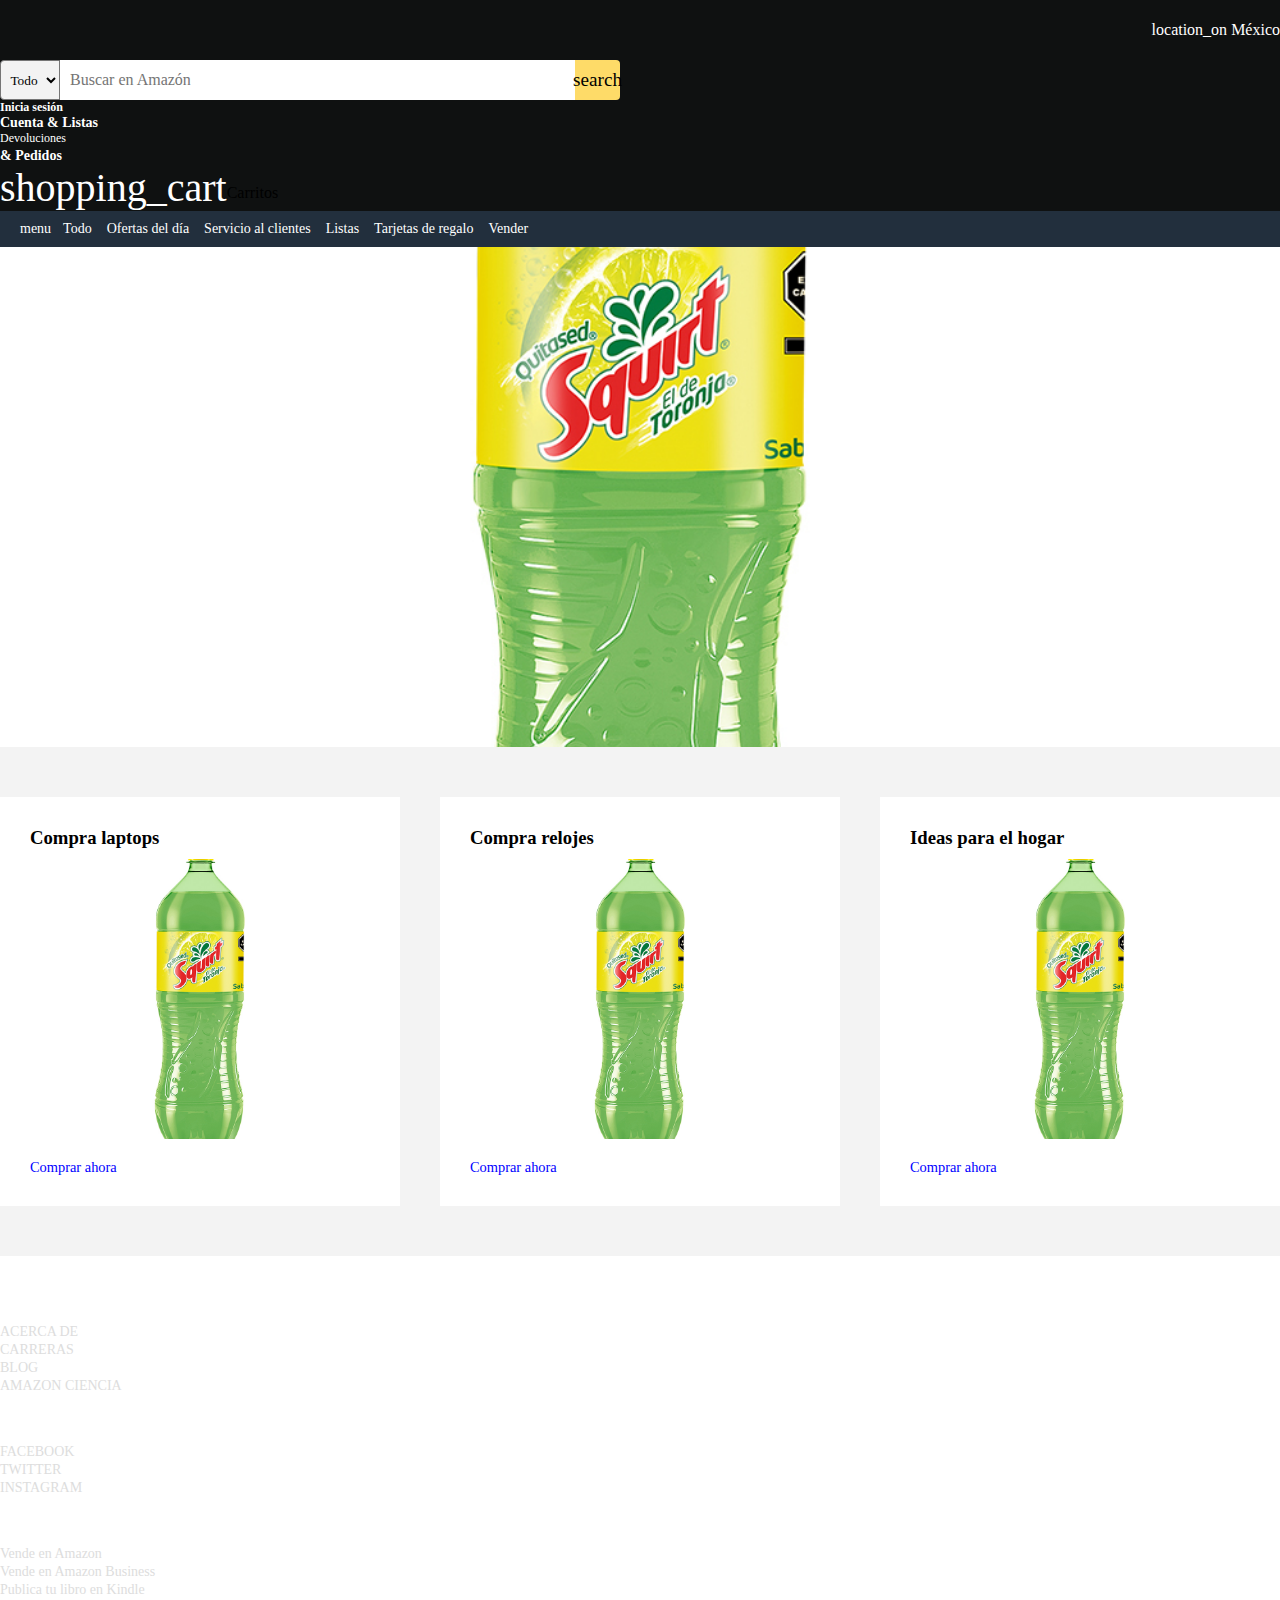
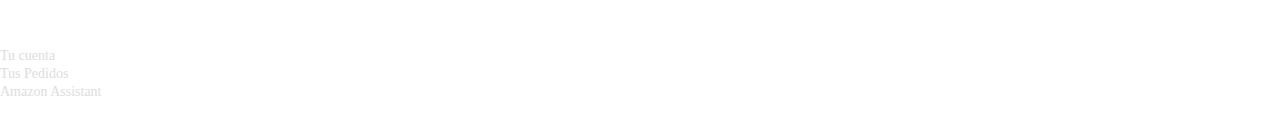
<file: amazon/index.html>
<!DOCTYPE html>
<html lang="es">
    <head>
        <meta charset="UTF-8">
        <meta name="viewport" content="width-device-width, initial-sacle=1.0">
        <title>CLONE AMAZON</title>
        <link rel="stylesheet" href="style.css">
    </head>

    <body>
        <header>
            <div class="navbar">
                <div class="nav-logo">
                    <a href="index.html"<img src="img/logo.jpg" alt="logo"></a>
                </div>
                <div class="map-icon">
                    <span class="material-symbols-outlined">location_on</span>
                    <a href="#" class="location">México</a>
                </div>
            </div>

            <div class="nav-search">
                <select class="select-search">
                    <option>Todo</option>
                    <option> All categories</option>
                    <option>Amazon devices</option>
                </select>
                <input type="text" placeholder="Buscar en Amazón" class="search-input">
                <div class="search-icon">
                    <span class="material-symbols-outlined">search</span>
                </div>
            </div>

            <div class="sign-in">
                <a href="#">
                    <p>Inicia sesión</p>
                    <span>Cuenta &amp; Listas</span>
                </a>
            </div>

            <div class="returns">
                <a href="#">
                    <p> Devoluciones</p>
                    <span>&amp; Pedidos </span>
                </a>
            </div>

            <div class="cart">
                <a href="#">
                    <span class="material-symbols-outlined cart-icon">
                        shopping_cart
                    </span>
                </a>
                <p>Carritos</p>
            </div>

            <div class="banner">
                <div class="banner-content">
                    <div class="pannel">
                        <span class="material-symbols-outlined">menu</span>
                        <a href="#">Todo</a>
                    </div>

                    <ul class="links">
                        <li><a href="#">Ofertas del día</a></li>
                        <li><a href="#">Servicio al clientes</a></li>
                        <li><a href="#">Listas</a></li>
                        <li><a href="#">Tarjetas de regalo</a></li>
                        <li><a href="#">Vender</a></li>
                    </ul>
                </div>
            </div>
        </header>


        <section class="hero-section"></section>
        <section class="shop-section">
            <div class="shop-images">
                <div class="shop-link">
                    <h3>Compra laptops</h3>
                    <img src="img/logo.jpg" alt="card">
                    <a href="#">Comprar ahora</a>
                </div>
                <div class="shop-link">
                    <h3>Compra relojes</h3>
                    <img src="img/logo.jpg" alt="card">
                    <a href="#">Comprar ahora</a>
                </div>
                <div class="shop-link">
                    <h3>Ideas para el hogar</h3>
                    <img src="img/logo.jpg" alt="card">
                    <a href="#">Comprar ahora</a>
                </div>
            </div>
        </section>

        <footer>
            <a href="#" class="footer-title">
                Back to top
            </a>
            <div class="footer-items">
                <ul>
                    <h3>Conocenos</h3>
                    <li><a href="#">ACERCA DE</a></li>
                    <li><a href="#">CARRERAS</a></li>
                    <li><a href="#">BLOG</a></li>
                    <li><a href="#">AMAZON CIENCIA</a></li>
                </ul>
                <ul>
                    <h3>Conecta con nosotros</h3>
                    <li><a href="#">FACEBOOK</a></li>
                    <li><a href="#">TWITTER</a></li>
                    <li><a href="#">INSTAGRAM</a></li>
                </ul>
                <ul>
                    <h3>Gana dinero con nosotros</h3>
                    <li><a href="#">Vende en Amazon</a></li>
                    <li><a href="#">Vende en Amazon Business</a></li>
                    <li><a href="#">Publica tu libro en Kindle</a></li>
                </ul>
                <ul>
                    <h3>Podemos ayudarte</h3>
                    <li><a href="#">Tu cuenta</a></li>
                    <li><a href="#">Tus Pedidos</a></li>
                    <li><a href="#">Amazon Assistant</a></li>
                </ul>
            </div>
        </footer>

    </body>

</html>
</file>
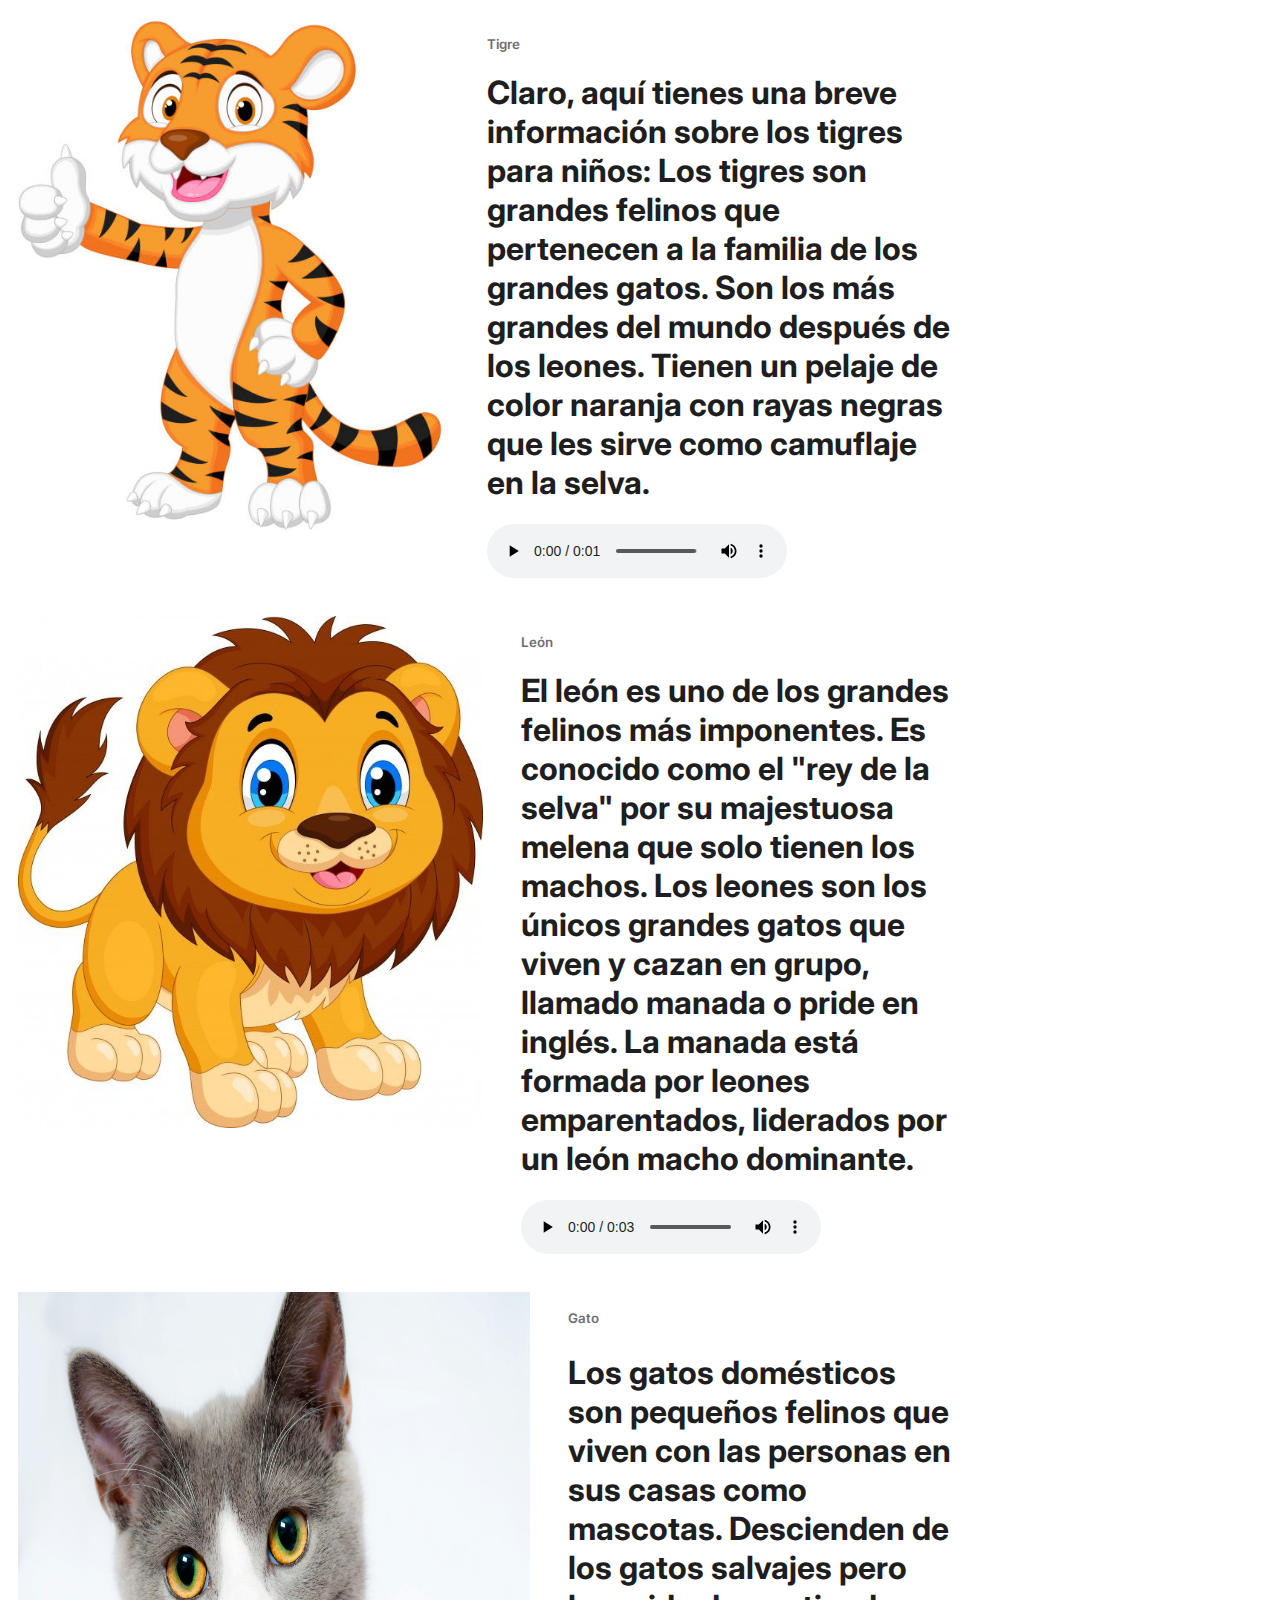
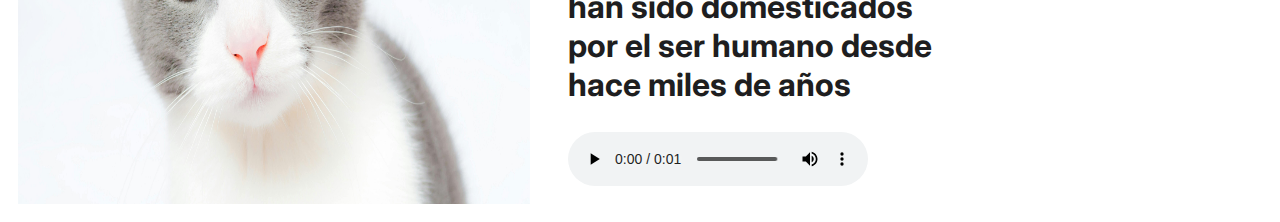
<file: Animals/index.html>
<!DOCTYPE html>
<html>
    <head>
        <title>Animals</title>
        <meta charset="UTF-8">
        <meta name="viewport" content="width=device-width, initial-scale=1.0">
        <link rel="stylesheet" href="style.css">
    </head>
    <body>
        <div class="card hero">
            <img src="./img/tiger.jpg" width="512" height="512">
            <div class="content">
                <small>Tigre</small>
                <h1>
                    Claro, aquí tienes una breve información sobre los tigres para niños:
                    Los tigres son grandes felinos que pertenecen a la familia de los grandes gatos. Son los más grandes del mundo después de los leones. Tienen un pelaje de color naranja con rayas negras que les sirve como camuflaje en la selva.
                </h1>
                <audio controls>
                    <source src="./audio/tiger.mp3" type="audio/mpeg">
                </audio>
            </div>
        </div>
        <div class="card hero">
            <img src="./img/lion.jpg" width="512" height="512">
            <div class="content">
                <small>León</small>
                <h1>
                    El león es uno de los grandes felinos más imponentes. Es conocido como el "rey de la selva" por su majestuosa melena que solo tienen los machos.
                    Los leones son los únicos grandes gatos que viven y cazan en grupo, llamado manada o pride en inglés. La manada está formada por leones emparentados, liderados por un león macho dominante.
                </h1>
                <audio controls>
                    <source src="./audio/lion.mp3" type="audio/mpeg">
                </audio>
            </div>
        </div>
        <div class="card hero">
            <img src="./img/cat.jpg" width="512" height="512">
            <div class="content">
                <small>Gato</small>
                <h1>
                    Los gatos domésticos son pequeños felinos que viven con las personas en sus casas como mascotas. Descienden de los gatos salvajes pero han sido domesticados por el ser humano desde hace miles de años
                </h1>
                <audio controls>
                    <source src="./audio/cat.mp3" type="audio/mpeg">
                </audio>
            </div>
        </div>
    </body>
</html>
</file>
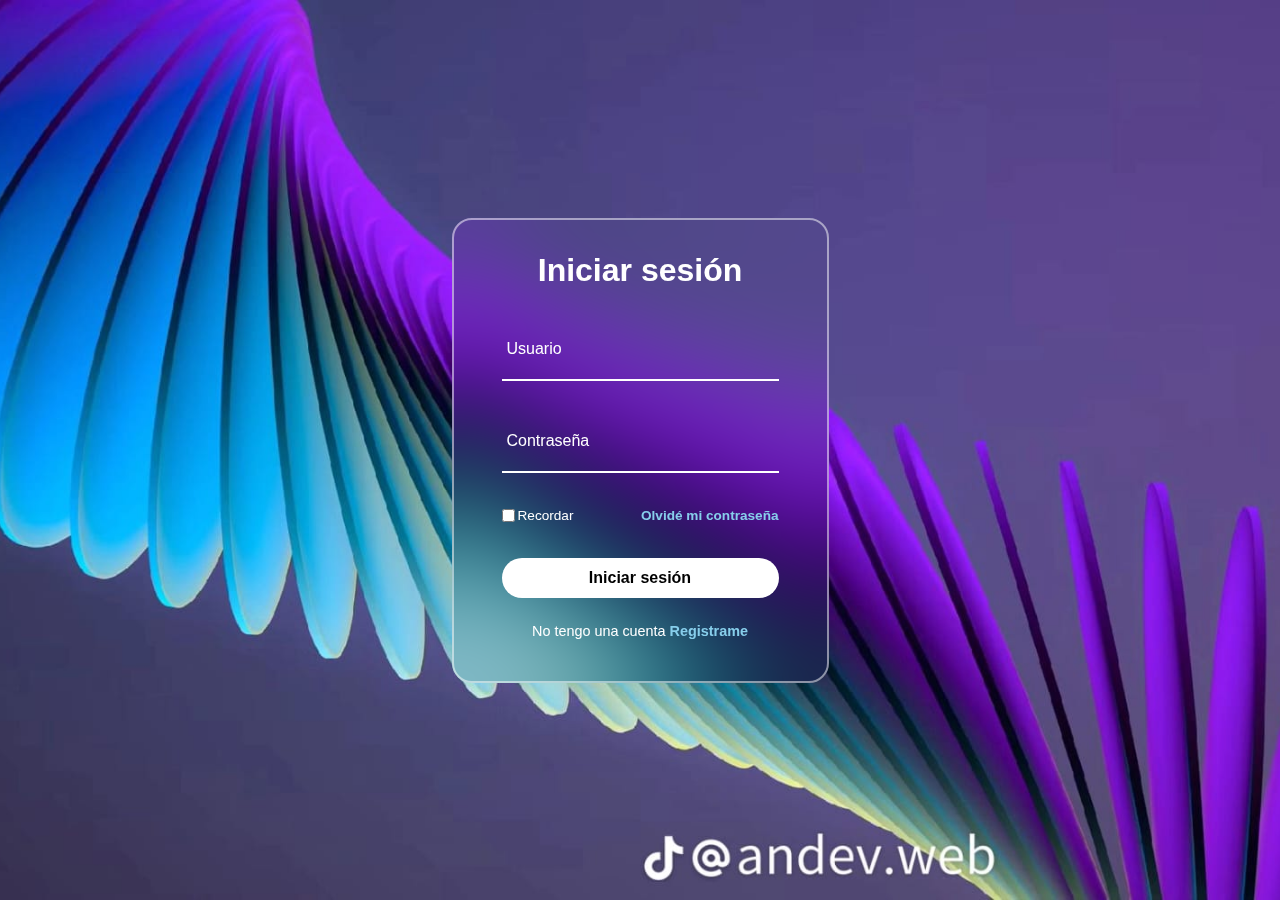
<file: inicioDeSesion/index.html>
<!DOCTYPE html>
<html>
    <head>
        <title>Inicio de sesión</title>
        <meta charset="UTF-8">
        <meta name="viewport" content="width=device-width, initial-scale=1.0">
        <link rel="stylesheet" href="styles.css">
    </head>
    <body>
        <section>
            <form>
                <h1>Iniciar sesión</h1>
                <div class="inputbox">
                    <ion-icon name="mail-outline"></ion-icon>
                    <input type="email" required>
                    <label for="">Usuario</label>
                </div>
                <div class="inputbox">
                    <ion-icon name="lock-closed-outline"></ion-icon>
                    <input type="password" required>
                    <label for="">Contraseña</label>
                </div>
                <div class="forget">
                    <label for="">
                        <input type="checkbox">Recordar
                    </label>
                    <a href="#">Olvidé mi contraseña</a>
                </div>
                <button>Iniciar sesión</button>
                <div class="register">
                    <p>No tengo una cuenta <a href="#">Registrame</a></p>
                </div>
            </form>
        </section>
    </body>
</html>
</file>
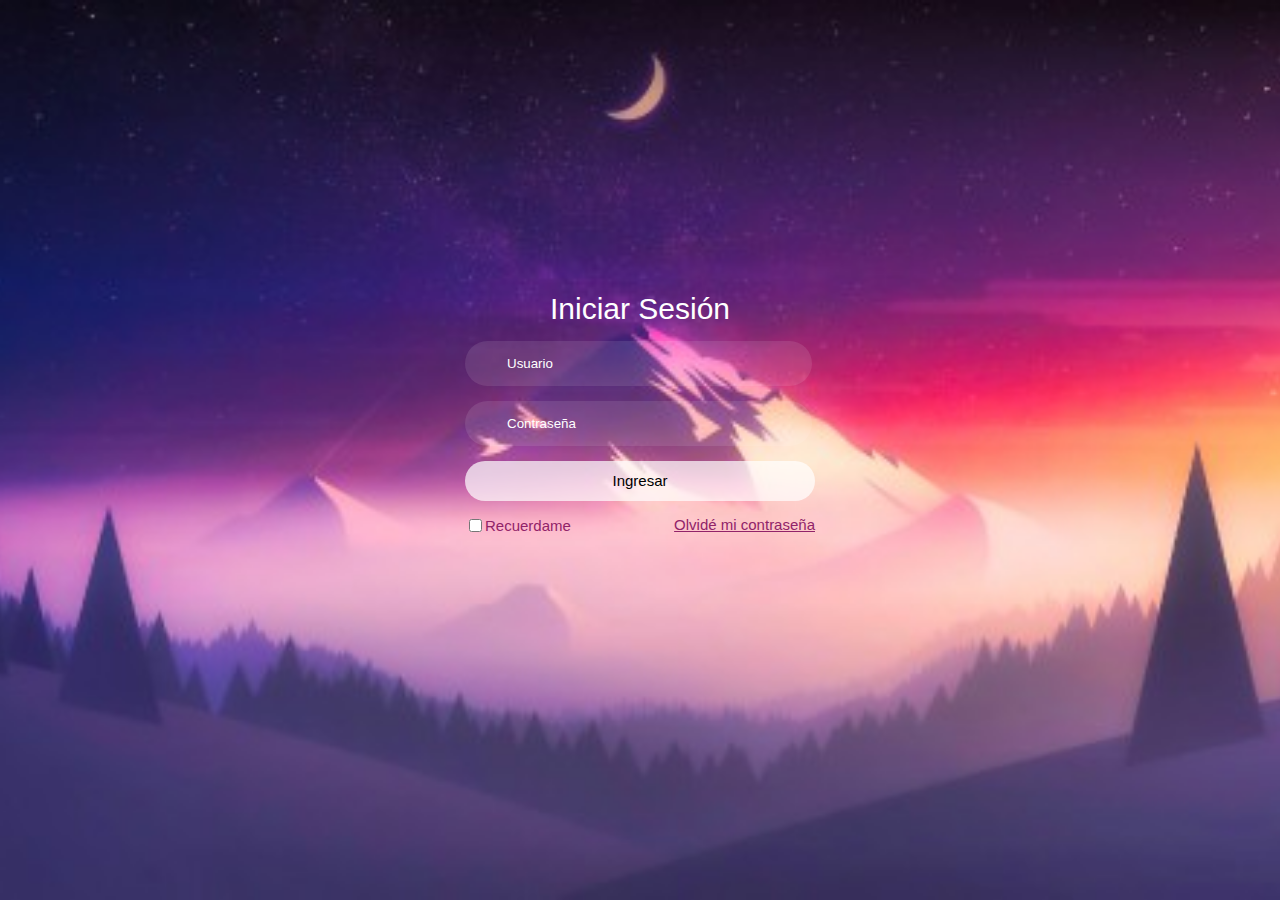
<file: inicioDeSesion2/index.html>
<!DOCTYPE html>
<html>
    <head>
        <title>Inicio de sesión</title>
        <meta charset="UTF-8">
        <meta name="viewport" content="width=device-width, initial-scale=1.0">
        <link rel="stylesheet" href="styles.css">
    </head>
    <body>
        <div class="box">
            <div class="container">
                <div class="top-header">
                    <header> Iniciar Sesión</header>
                </div>
                <div class="input-field">
                    <input type="text" class="input" placeholder="Usuario" required>
                    <i class="bx bx-user"></i>
                </div>
                <div class="input-field">
                    <input type="password" class="input" placeholder="Contraseña" required>
                    <i class="bx bx-lock-alt"></i>
                </div>
                <div class="input-field">
                    <input type="submit" class="submit" value="Ingresar">
                </div>
                <div class="bottom">
                    <div class="left">
                        <input type="checkbox" id="check">
                        <label for="check">Recuerdame</label>
                    </div>
                    <div class="right">
                        <label>
                            <a href="#">Olvidé mi contraseña</a>
                        </label>
                    </div>
                </div>
            </div>
        </div>
    </body>
</html>
</file>
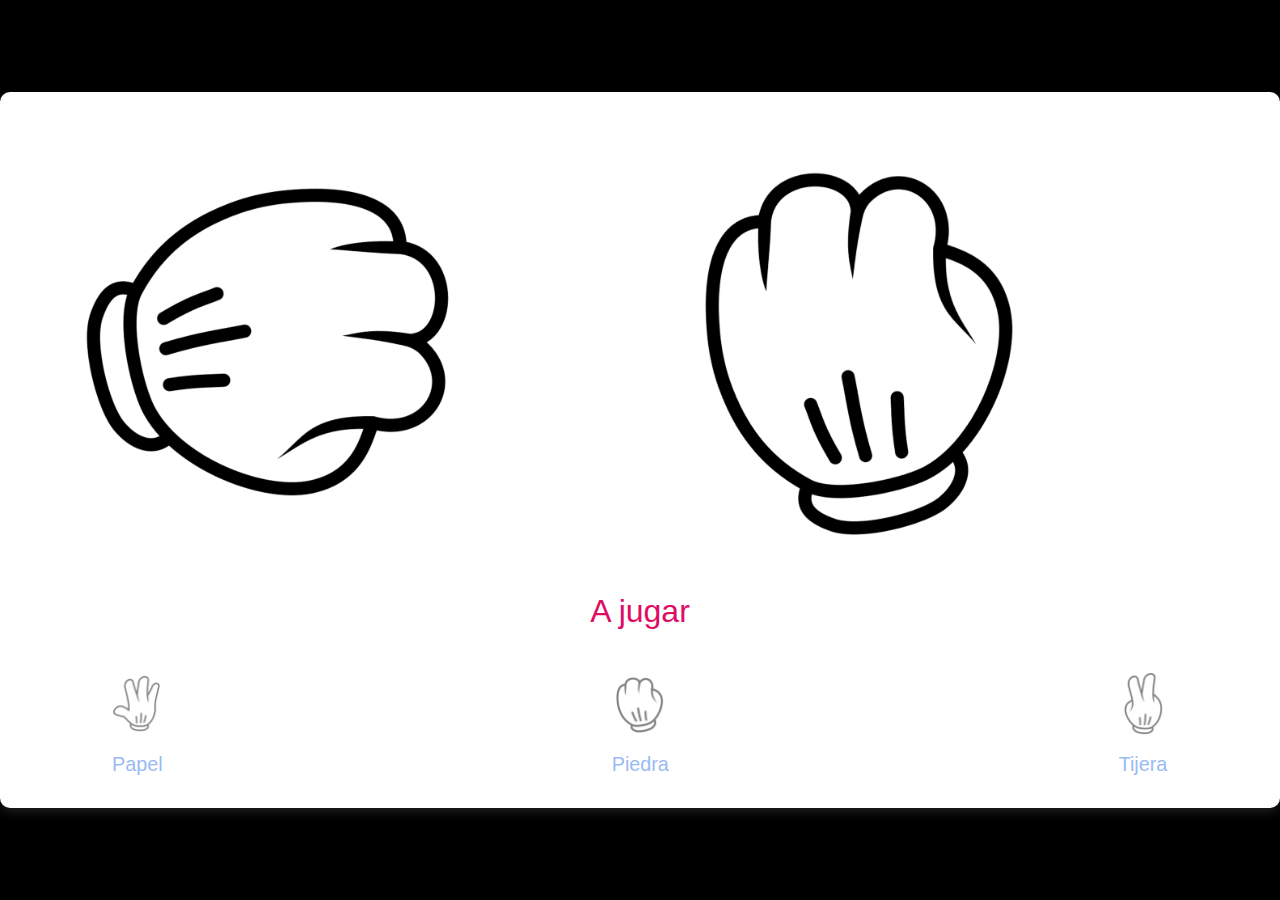
<file: PPT/index.html>
<!DOCTYPE html>
<html lang="en">
<head>
    <meta charset="UTF-8">
    <meta name="viewport" content="width=device-width, initial-scale=1.0">
    <title>Piedra Papel o Tijera</title>
    <link rel="stylesheet" href="style.css">
</head>
<body>
    <section class="container">
        <div class="result-field">
            <div class="result-images">
                <span class="user-result">
                    <img src="images/Piedra.png" alt="Imagen Piedra">
                </span>
                <span class="cpu-result">
                    <img src="images/Piedra.png" alt="Imagen Piedra">
                </span>
            </div>
            <div class="result">
                A jugar
            </div>
        </div>

        <div class="option-images">
            <span class="option-image">
                <img src="images/Papel.png" alt="Imagen Papel">
                <p>Papel</p>
            </span>
            <span class="option-image">
                <img src="images/Piedra.png" alt="Imagen Piedra">
                <p>Piedra</p>
            </span>
            <span class="option-image">
                <img src="images/Tijera.png" alt="Imagen Tijera">
                <p>Tijera</p>
            </span>
        </div>
    </section>
    <script src="main.js"></script>
</body>
</html>
</file>
<file: amazon/style.css>
* {
    margin: 0;
    padding: 0;
    box-sizing: border-box;
    font-family: "Open Sans, sans-serif";
}

html {
    scroll-behavior: smooth;
}

a {
    text-decoration: none;
    color: #fff;
}

a:hover {
    color:#ddd;
}

header {
    width: 100%;
    background-color: #0f1111;
}

.navbar {
    height: 60px;
    display: flex;
    align-items: center;
    justify-content: space-between;
    cursor: pointer;
    color: #fff;
    max-width: 1280px;
    margin: 0 auto;
}

.nav-logo img {
    margin-top: 10px;
    width: 128px;
}

.address .deliver {
    margin-left: 20px;
    font-size: 0.75rem;
    color: #ccc;
}

.address .map-icon {
    display: flex;
    align-items: center;
}

.nav-search {
    display: flex;
    justify-content: space-evenly;
    max-width: 620px;
    width: 100%;
    height: 40px;
    border-radius: 4px;
}

.select-search {
    background: #f3f3f3;
    width: 60px;
    text-align: center;
    border-top-left-radius: 4px;
    border-bottom-left-radius: 4px;
    border: none66;
}

.search-input {
    max-width: 600px;
    width: 100%;
    font-size: 1rem;
    border: none;
    outline: none;
    padding-left: 10px;
}

.search-icon{
    max-width: 45px;
    width: 100%;
    display: flex;
    justify-content: center;
    align-items: center;
    font-size: 1.2rem;
    background-color: #fedb68;
    color: #000;
    cursor: pointer;
    border-top-right-radius: 4px;
    border-bottom-right-radius: 4px;
}

.sign-in p, 
.returns p {
    font-size: 0.75rem;
}

.sign-in,
.returns span {
    font-size: 0.875rem;
    font-weight: 600;
}

.cart {
    display: flex;
}

.cart .cart-icon {
    font-size: 2.5rem;
}

.cart p {
    margin-top: 20px;
    font-weight: 500;
}

.banner {
    padding: 10px 20px;
    background: #222f3d;
    color: #fff;
    font-size: 0.875rem;
}

.banner-content {
    margin: 0 auto;
    max-width: 1280px;
    display: flex;
    align-items: center;
    justify-content: space-between;
}

.pannel {
    max-width: 1280px;
    display: flex;
    align-items: center;
    gap: 5px;
    cursor: pointer;
}

.pannel span {
    margin-right: 7px;
}

.links {
    display: flex;
    align-items: center;
    list-style: none;
    gap: 15px;
    flex-grow: 1;
    margin-left: 15px;
}

.links a {
    padding: 10px 0;
}

.deals a {
    font-size: 0.9rem;
    font-weight: 500;
    white-space: nowrap;
}

.hero-section {
    height: 500px;
    background-image: url(img/logo.jpg); /* Falta agregar img*/
    background-position: center;
    background-size: cover;
}

.shop-section {
    display: flex;
    align-items: center;
    flex-direction: column;
    background-color: #f3f3f3;
    padding: 50px 0;
}

.shop-images {
    display: grid;
    grid-template-columns: repeat(auto-fit, minmax(250px, 1fr));
    gap: 40px;
    max-width: 1280px;
    width: 100%;
}

.shop-link {
    background-color: #fff;
    padding: 30px;
    display: flex;
    cursor: pointer;
    flex-direction: column;
    white-space: nowrap;
}

.shop-link img {
    width: 100%;
    height: 280px;
    object-fit: cover;
    margin-bottom: 10px;
}

.shop-link h3 {
    margin-bottom: 10px;   
}

.shop-link a {
    display: inline-block;
    margin-top: 10px;
    font-size: 0.9rem;
    color: blue;
    font-weight: 500;
    transition: color 0.8s ease;
}

.shop-link:hover a {
    color: #c7511f;
    text-decoration: underline;
}

.footer-tittle {
    display: flex;
    align-items: center;
    justify-content: center;
    background-color: #37475a;
    color: #fff;
    font-size: 0.875rem;
    font-weight: 600;
    height: 60px;
}

.footer-items h3 {
    font-size: 1rem;
    font-weight: 500;
    color: #fff;
    margin: 20px 0 10px 0;
}

.footer-items ul {
    list-style: none;
    margin-bottom: 20px;
}

.footer-items li a {
    color: #ddd;
    font-size: 0.875rem;
}

.footer-items li a:hover {
    text-decoration: underline;
}
</file>
<file: Animals/style.css>
@import url('https://fonts.googleapis.com/css2?family=Inter&display=swap');

.card {
    width: 975px;
    color: #1e1e20;
    background-color: white;
    font-family: 'Inter', sans-serif;
    border-radius: 14px;
    display: flex;
    cursor: pointer;
}

img {
    padding: 10px;
    transition: transform 0.3s;

}

.content {
    display: flex;
    flex-direction: column;
    justify-content: space-between;
    padding: 28px;
}

small {
    font-weight: 600;
    color: #6e6e72;
}

h1 {
    text-wrap: balance;
}

.card:hover img {
    transform: scale(1.02);
}
</file>
<file: inicioDeSesion/styles.css>
* {
    margin: 0;
    padding: 0;
    box-sizing: border-box;
    font-family: 'poppins', sans-serif;
}

body {
    display: flex;
    align-items: center;
    justify-content: center;
    min-height: 100vh;
    background-image: url("fondo.jpg");
    background-repeat: no-repeat;
    background-position: center;
    background-size: cover;
}

section {
    position: relative;
    max-width: 400px;
    background-color: transparent;
    border: 2px solid rgba(255, 255, 255, 0.5);
    border-radius: 20px;
    backdrop-filter: blur(55px);
    display: flex;
    justify-content: center;
    align-items: center;
    padding: 2rem 3rem;
}

.inputbox input{
    width: 100%;
    height: 60px;
    background-color: transparent;
    border: none;
    outline: none;
    font-size: 1rem;
    padding: 0 35px 5px;
    color: #fff;
}

.inputbox ion-icon {
    position: absolute;
    right: 8px;
    color: #fff;
    font-size: 1.2rem;
    top: 20px;
}

.forget {
    margin: 35px 0;
    font-size: 0.85rem;
    color: #ffffff;
    display: flex;
    justify-content: space-between;
}


h1 {
    font-size: 2rem;
    color: #fff;
    text-align: center;
}

.inputbox {
    position: relative;
    margin: 30px 0;
    max-width: 310px;
    border-bottom: 2px solid #fff;
}

.inputbox label{
    position: absolute;
    top: 50%;
    left: 5px;
    transform: translateY(-50%);
    color: #fff;
    font-size: 1rem;
    pointer-events: none;
    transition: all 0.5s ease-in-out;
}

.forget label {
    display: flex;
    align-items: center;
}

.forget label input {
    margin-right: 3px;
}

.forget a {
    color: #87ceeb;
    text-decoration: none;
    font-weight: 600;
}

.forget a:hover {
    text-decoration: underline;
}

button {
    width: 100%;
    height: 40px;
    border-radius: 40px;
    background-color: rgba(255, 255, 255, 1);
    border: none;
    outline: none;
    cursor: pointer;
    font-size: 1rem;
    font-weight: 600;
    transition: all 0.4s ease;
}

button:hover {
    background-color: rgb(255, 255, 255, 0.5);
}

.register {
    font-size: 0.9rem;
    color: #fff;
    text-align: center;
    margin: 25px 0 10px;
}

.register p a {
    text-decoration: none;
    color: #87ceeb;
    font-weight: 600;
}

.register p a:hover {
    text-decoration: underline;
}
</file>
<file: inicioDeSesion2/styles.css>
* {
    font-family: 'Poppins', sans-serif;
}

body {
    background-image: url(fondo.jpg);
    background-size: cover;
    background-repeat: no-repeat;
    background-position: center;
    background-attachment: fixed;
}

.box{
    display: flex;
    justify-content: center;
    align-items: center;
    min-height: 90vh;
}

.container {
    width: 350px;
    display: flex;
    flex-direction: column;
    padding: 0 15px 0 15px;
}

span {
    color:#fff;
    font-size: small;
    display: flex;
    justify-content: center;
    padding: 10px 0 15px 0;
}

header {
    color: #fff;
    font-size: 30px;
    display: flex;
    justify-content: center;
    padding: 0 0 15px 0;
}

.input-field {
    display: flex;
    flex-direction: column;
    margin-bottom: 15px;
}

.input-field .input {
    height: 45px;
    width: 87%;
    border: none;
    outline: none;
    border-radius: 30px;
    color: #fff;
    padding: 0 0 0 42px;
    background-color: rgba(255,255,255,0.1);
}

i{
    position: relative;
    top: -31px;
    left: 17px;
    color: #fff;
}

::-webkit-input-placeholder {
    color: #fff;
}

.submit {
    border: none;
    border-radius: 30px;
    font-size: 15px;
    height: 40px;
    outline: none;
    width: 100%;
    background: rgba(255,255,255,0.7);
    cursor: pointer;
    transition: .3s;
}

.submit:hover {
    box-shadow: 1px 5px 7px 1px rgba(255,255,255,0.2);
}

.bottom{
    display: flex;
    flex-direction: row;
    justify-content: space-between;
    font-size: 15px;
    color: #912369;
}

.left{
    display: flex;
    align-items: center;
}

label a {
    color: #912369;
    /* text-decoration: none; */
    font-size: 15px;
}
</file>
<file: PPT/style.css>
/* @import url('https://fonts.googleapis.com/css2?family=Poppins:ital,wght@0,100;0,200;0,300;0,400;0,500;0,600;0,700;0,800;0,900;1,100;1,200;1,300;1,400;1,500;1,600;1,700;1,800;1,900&display=swap') */

*{
    margin: 0;
    padding: 0;
    box-sizing: border-box;
    font-family: "Poppins", sans-serif;
}
body {
    height: 100vh;
    display: flex;
    align-items: center;
    justify-content: center;
    background-color: black;
}

::selection{
    color: #fff;
    background-color: black;
}

.container {
    padding: 2rem 7rem;
    border-radius: 10px;
    background-color: #fff;
    box-shadow: 0 5px 10px rgba(255,255,255,0.1);
}

.result-images{
    display: flex;
    column-gap: 7rem;
}

.container.start .user-result{
    transform-origin: left;
    animation: userShake 0.7s ease infinite;
}

@keyframes userShake{
    50%{
        transform: rotate(10deg);
    }
}

.option-image img{
    width: 50px;
}

.option-images{
    display: flex;
    align-items: center;
    margin-top: 2.5rem;
    justify-content: space-between;
}

.result-images img{
    width: 70%;
}

.user-result img{
    transform: rotate(90deg);
}

.cpu-result img{
    transform: rotate(-90deg) rotateY('180deg');
}

.result {
    text-align: center;
    font-size: 2rem;
    color: #de0d64;
    margin-top: 1.5rem;
}

.container.start .option-images{
    pointer-events: none;
}

.option-image{
    display: flex;
    flex-direction: column;
    align-items: center;
    opacity: 0.5;
    cursor: pointer;
    transition: opacity 0.3s ease;
}

.option-image:hover{
    opacity: 1;
}

.option-image.active{
    opacity: 1;
}

.option-image img{
    pointer-events: none;
}

.option-image p{
    color: #3477eb;
    font-size: 1.235rem;
    margin-top: 1rem;
    pointer-events: none;
}
</file>
